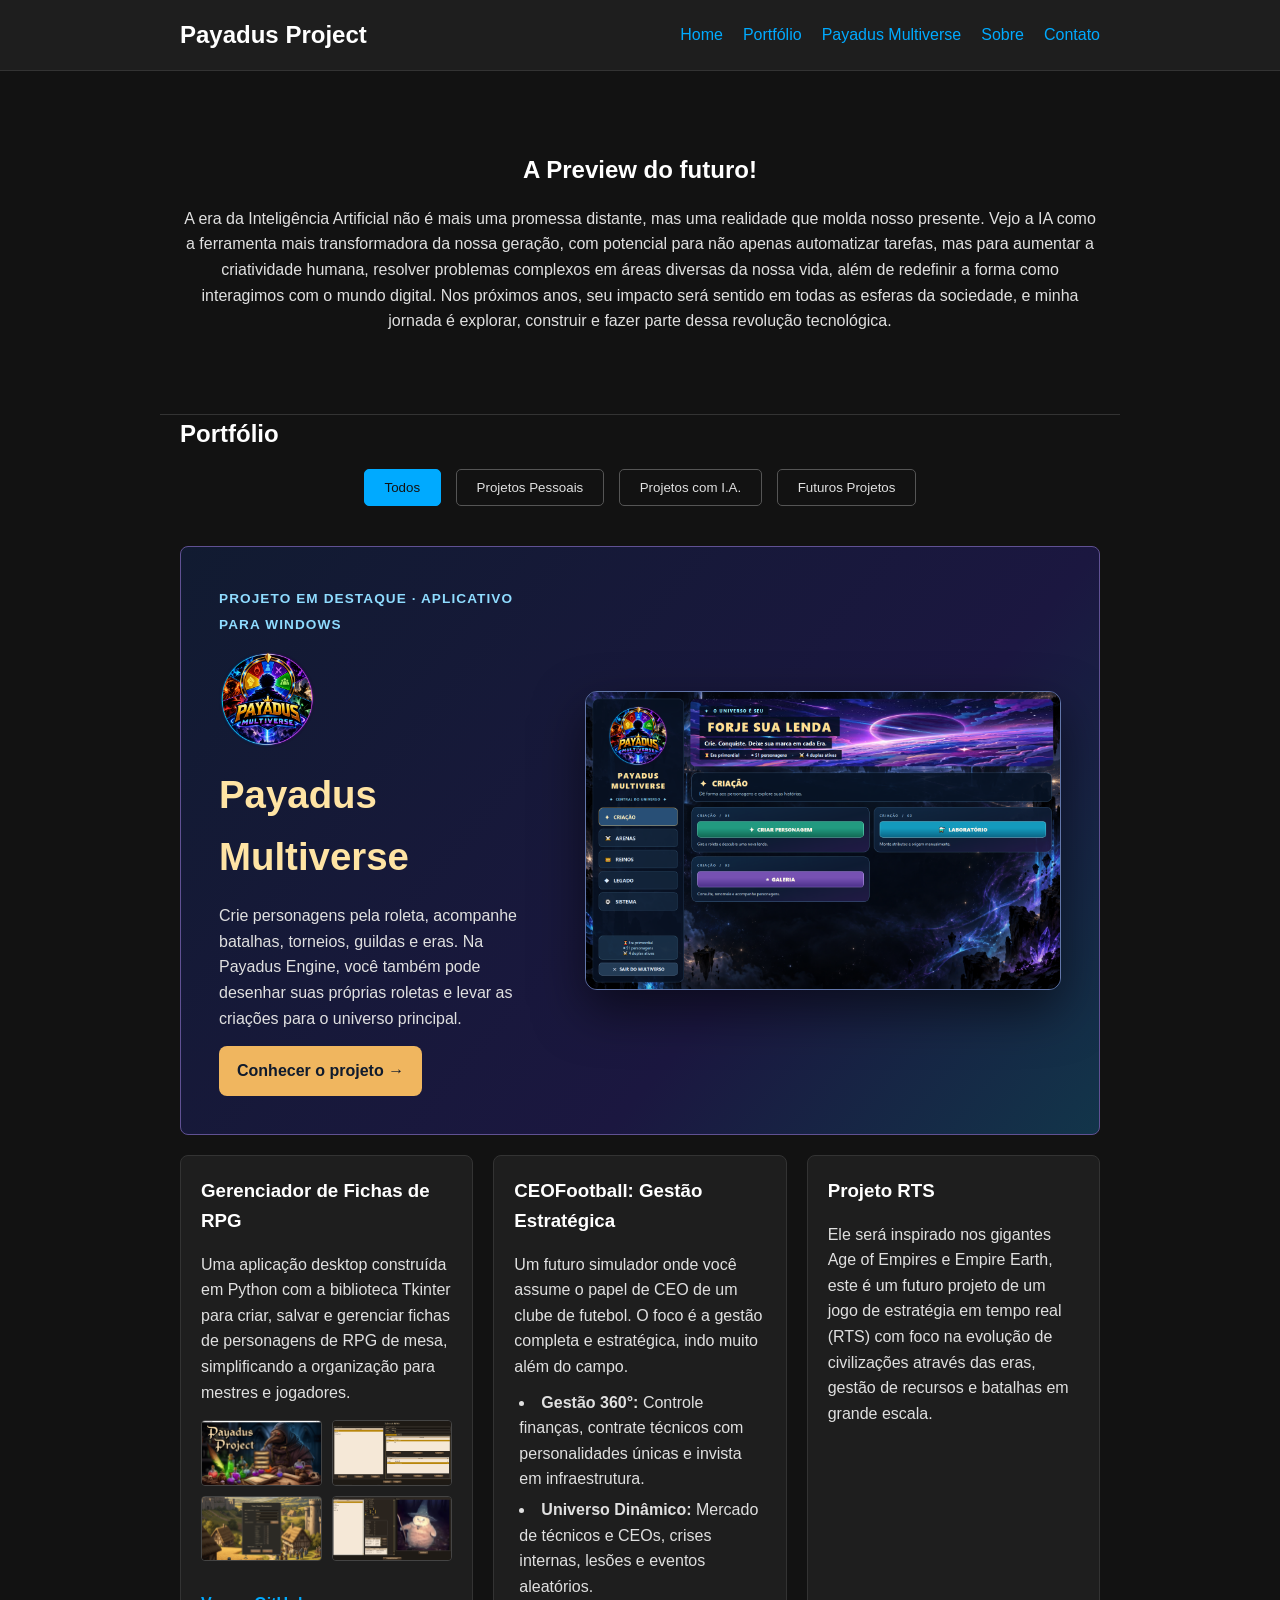
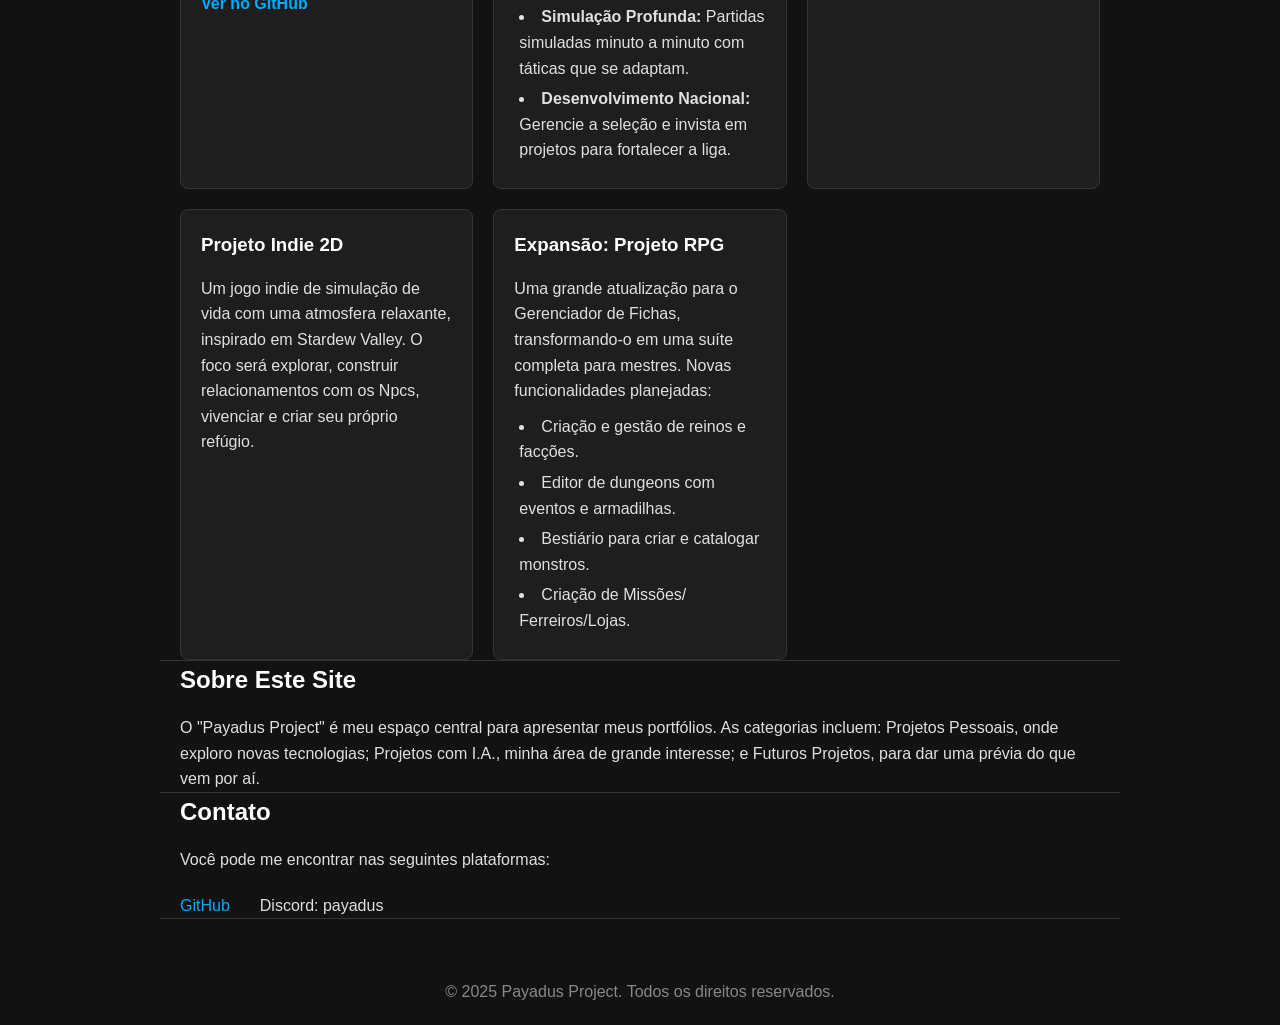
<file: index.html>
<!DOCTYPE html>
<html lang="pt-BR">
<head>
    <meta charset="UTF-8">
    <meta name="viewport" content="width=device-width, initial-scale=1.0">
    <title>Payadus Project - Portfólio</title>
    <link rel="icon" type="image/x-icon" href="assets/type_icon.ico">
    <link rel="stylesheet" href="style.css">
    <script src="script.js" defer></script>
</head>
<body>

    <header>
        <div class="container">
            <h1 class="logo">Payadus Project</h1>
            <nav>
                <ul>
                    <li><a href="#home">Home</a></li>
                    <li><a href="#portfolio">Portfólio</a></li>
                    <li><a href="payadus-multiverse.html">Payadus Multiverse</a></li>
                    <li><a href="#sobre">Sobre</a></li>
                    <li><a href="#contato">Contato</a></li>
                </ul>
            </nav>
        </div>
    </header>

    <main>
        <!-- Seção Home -->
        <section id="home" class="container">
            <h2>A Preview do futuro!</h2>
            <p>
                A era da Inteligência Artificial não é mais uma promessa distante, mas uma realidade que molda nosso presente. Vejo a IA como a ferramenta mais transformadora da nossa geração, com potencial para não apenas automatizar tarefas, mas para aumentar a criatividade humana, resolver problemas complexos em áreas diversas da nossa vida, além de redefinir a forma como interagimos com o mundo digital. Nos próximos anos, seu impacto será sentido em todas as esferas da sociedade, e minha jornada é explorar, construir e fazer parte dessa revolução tecnológica.
            </p>
        </section>

        <!-- Seção Portfólio -->
        <section id="portfolio" class="container">
            <h2>Portfólio</h2>
            
            <div class="portfolio-filters">
                <button class="filter-btn active" data-filter="todos">Todos</button>
                <button class="filter-btn" data-filter="pessoal">Projetos Pessoais</button>
                <button class="filter-btn" data-filter="ia">Projetos com I.A.</button>
                <button class="filter-btn" data-filter="futuro">Futuros Projetos</button>
            </div>

            <div class="portfolio-grid">

                <article class="project-card payadus-feature" data-category="pessoal ia">
                    <div class="payadus-feature-copy">
                        <span class="payadus-eyebrow">Projeto em destaque · aplicativo para Windows</span>
                        <img class="payadus-feature-logo" src="assets/logo.png" alt="Logo Payadus Multiverse" loading="lazy">
                        <h3>Payadus Multiverse</h3>
                        <p>Crie personagens pela roleta, acompanhe batalhas, torneios, guildas e eras. Na Payadus Engine, você também pode desenhar suas próprias roletas e levar as criações para o universo principal.</p>
                        <a class="payadus-feature-link" href="payadus-multiverse.html">Conhecer o projeto <span aria-hidden="true">→</span></a>
                    </div>
                    <img class="payadus-feature-screen" src="assets/dashboard.png" alt="Tela inicial do Payadus Multiverse com os modos Criação, Arenas, Reinos, Legado e Sistema" loading="lazy">
                </article>
                
                <!-- Projeto Gerenciador de Fichas de RPG -->
                <div class="project-card" data-category="pessoal">
                    <h3>Gerenciador de Fichas de RPG</h3>
                    <p>Uma aplicação desktop construída em Python com a biblioteca Tkinter para criar, salvar e gerenciar fichas de personagens de RPG de mesa, simplificando a organização para mestres e jogadores.</p>
                    <div class="project-images">
                        <img src="assets/rpg_tela1.png" alt="Tela 1 do Gerenciador de RPG">
                        <img src="assets/rpg_tela2.png" alt="Tela 2 do Gerenciador de RPG">
                        <img src="assets/rpg_tela3.png" alt="Tela 3 do Gerenciador de RPG">
                        <img src="assets/rpg_tela4.png" alt="Tela 4 do Gerenciador de RPG">
                    </div>
                    <a href="#" target="_blank">Ver no GitHub</a>
                </div>

                <!-- Projeto CEOFootball -->
                <div class="project-card" data-category="futuro">
                    <h3>CEOFootball: Gestão Estratégica</h3>
                    <p>Um futuro simulador onde você assume o papel de CEO de um clube de futebol. O foco é a gestão completa e estratégica, indo muito além do campo.</p>
                    <ul class="project-features">
                        <li><strong>Gestão 360°:</strong> Controle finanças, contrate técnicos com personalidades únicas e invista em infraestrutura.</li>
                        <li><strong>Universo Dinâmico:</strong> Mercado de técnicos e CEOs, crises internas, lesões e eventos aleatórios.</li>
                        <li><strong>Simulação Profunda:</strong> Partidas simuladas minuto a minuto com táticas que se adaptam.</li>
                        <li><strong>Desenvolvimento Nacional:</strong> Gerencie a seleção e invista em projetos para fortalecer a liga.</li>
                    </ul>
                </div>

                <!-- NOVO: Projeto RTS -->
                <div class="project-card" data-category="futuro">
                    <h3>Projeto RTS</h3>
                    <p>Ele será inspirado nos gigantes Age of Empires e Empire Earth, este é um futuro projeto de um jogo de estratégia em tempo real (RTS) com foco na evolução de civilizações através das eras, gestão de recursos e batalhas em grande escala.</p>
                </div>

                <!-- NOVO: Projeto Simulador de Vida -->
                <div class="project-card" data-category="futuro">
                    <h3>Projeto Indie 2D</h3>
                    <p>Um jogo indie de simulação de vida com uma atmosfera relaxante, inspirado em Stardew Valley. O foco será explorar, construir relacionamentos com os Npcs, vivenciar e criar seu próprio refúgio.</p>
                </div>

                <!-- NOVO: Expansão RPG Manager -->
                <div class="project-card" data-category="futuro">
                    <h3>Expansão: Projeto RPG</h3>
                    <p>Uma grande atualização para o Gerenciador de Fichas, transformando-o em uma suíte completa para mestres. Novas funcionalidades planejadas:</p>
                    <ul class="project-features">
                        <li>Criação e gestão de reinos e facções.</li>
                        <li>Editor de dungeons com eventos e armadilhas.</li>
                        <li>Bestiário para criar e catalogar monstros.</li>
                        <li>Criação de Missões/ Ferreiros/Lojas.</li>
                    </ul>
                </div>

            </div>
        </section>

        <!-- Seção Sobre -->
        <section id="sobre" class="container">
            <h2>Sobre Este Site</h2>
            <p>O "Payadus Project" é meu espaço central para apresentar meus portfólios. As categorias incluem: Projetos Pessoais, onde exploro novas tecnologias; Projetos com I.A., minha área de grande interesse; e Futuros Projetos, para dar uma prévia do que vem por aí.</p>
        </section>

        <!-- Seção Contato -->
        <section id="contato" class="container">
            <h2>Contato</h2>
            <p>Você pode me encontrar nas seguintes plataformas:</p>
            <div class="contact-links">
                <a href="https://github.com/payadus" target="_blank">GitHub</a>
                <span>Discord: payadus</span>
            </div>
        </section>
    </main>

    <footer>
        <div class="container">
            <p>© 2025 Payadus Project. Todos os direitos reservados.</p>
        </div>
    </footer>

    <!-- ESTRUTURA DO MODAL DE IMAGEM (LIGHTBOX) -->
    <div id="image-modal" class="modal">
        <span class="close-button">×</span>
        <img class="modal-content" id="modal-image">
    </div>

</body>
</html>
</file>
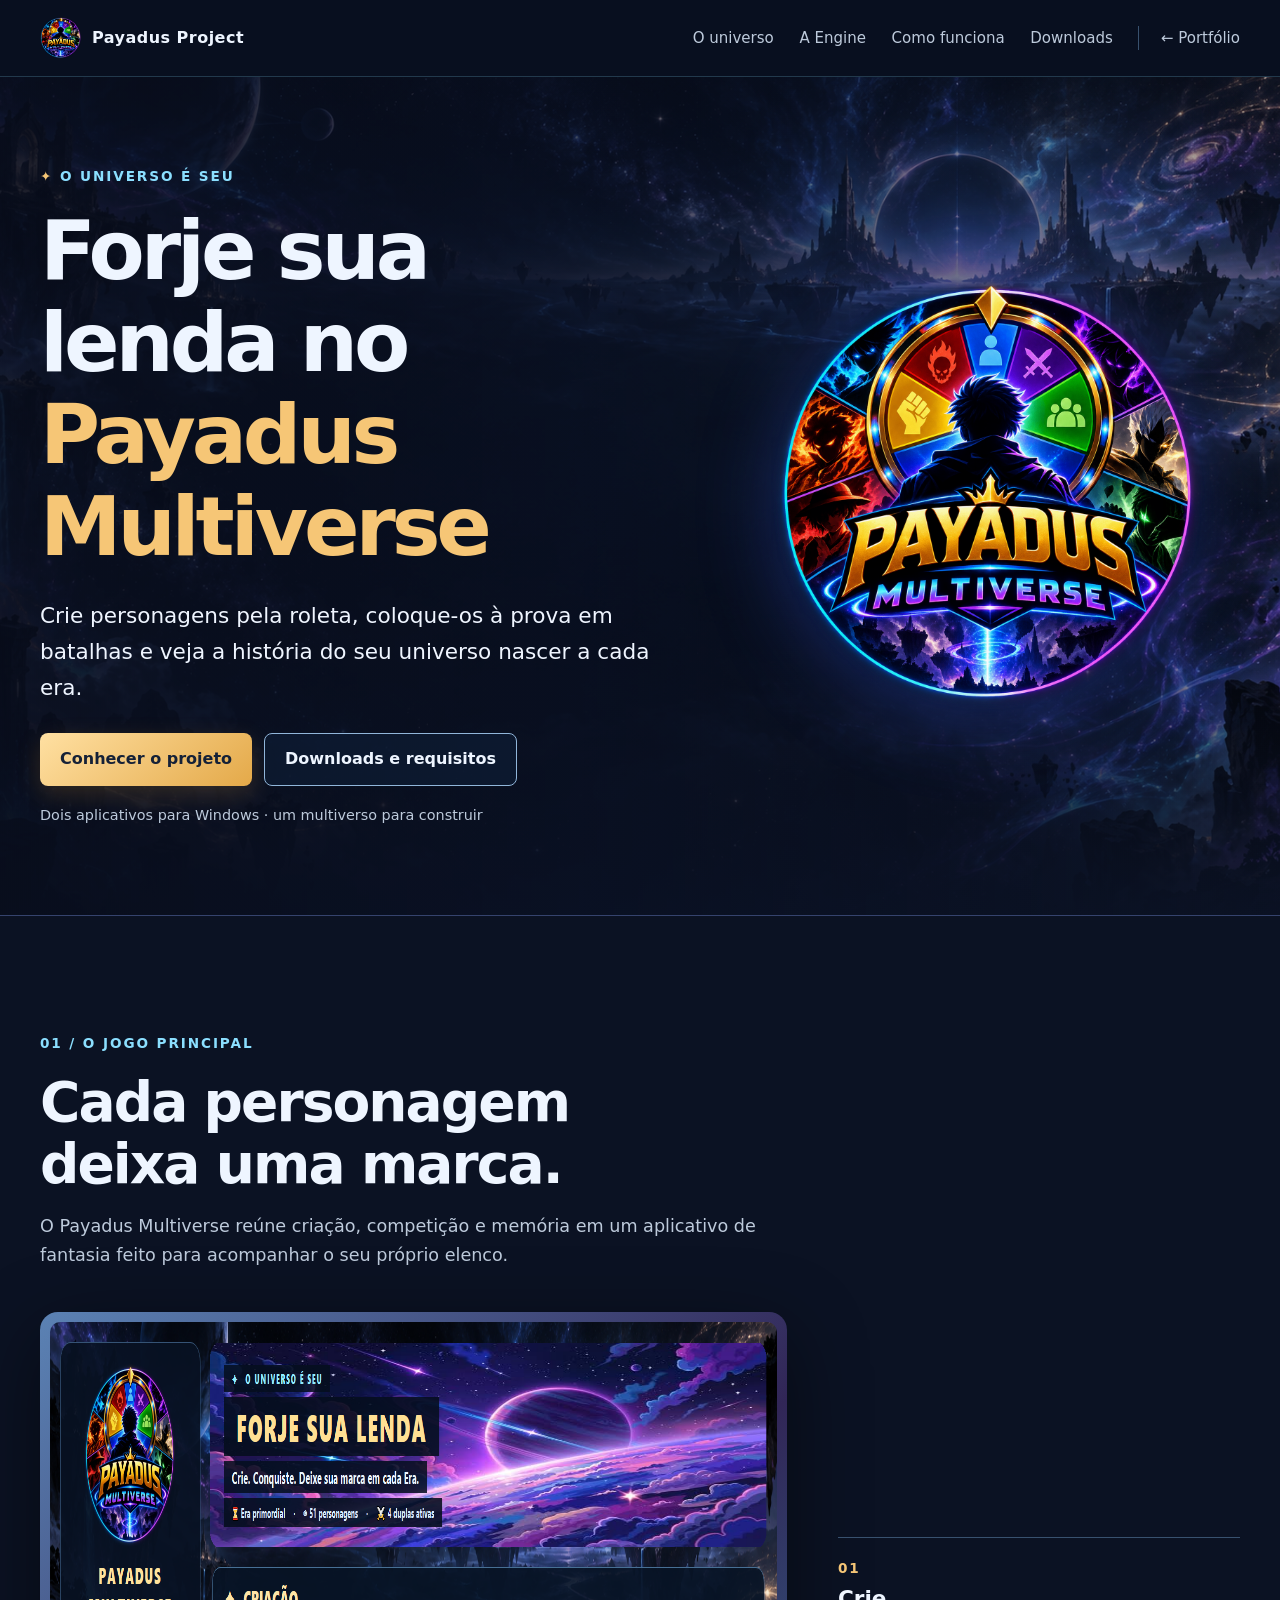
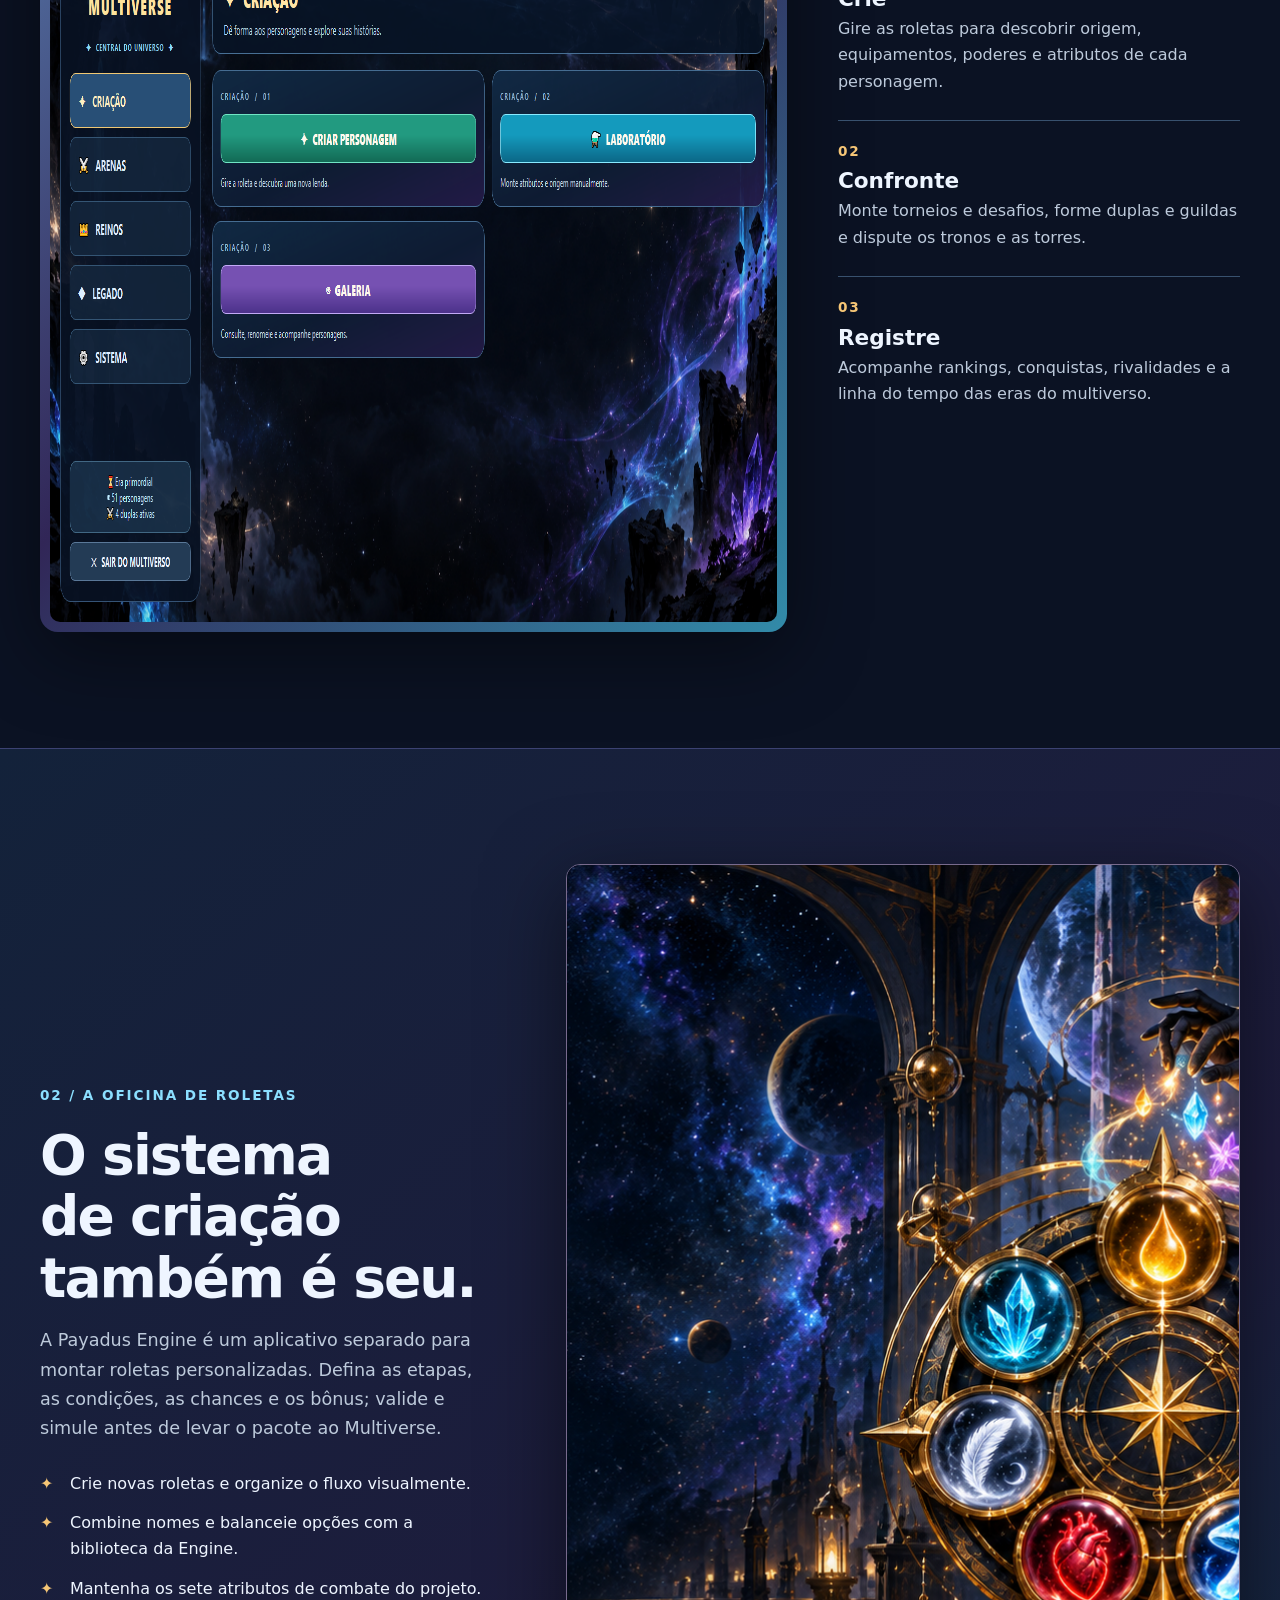
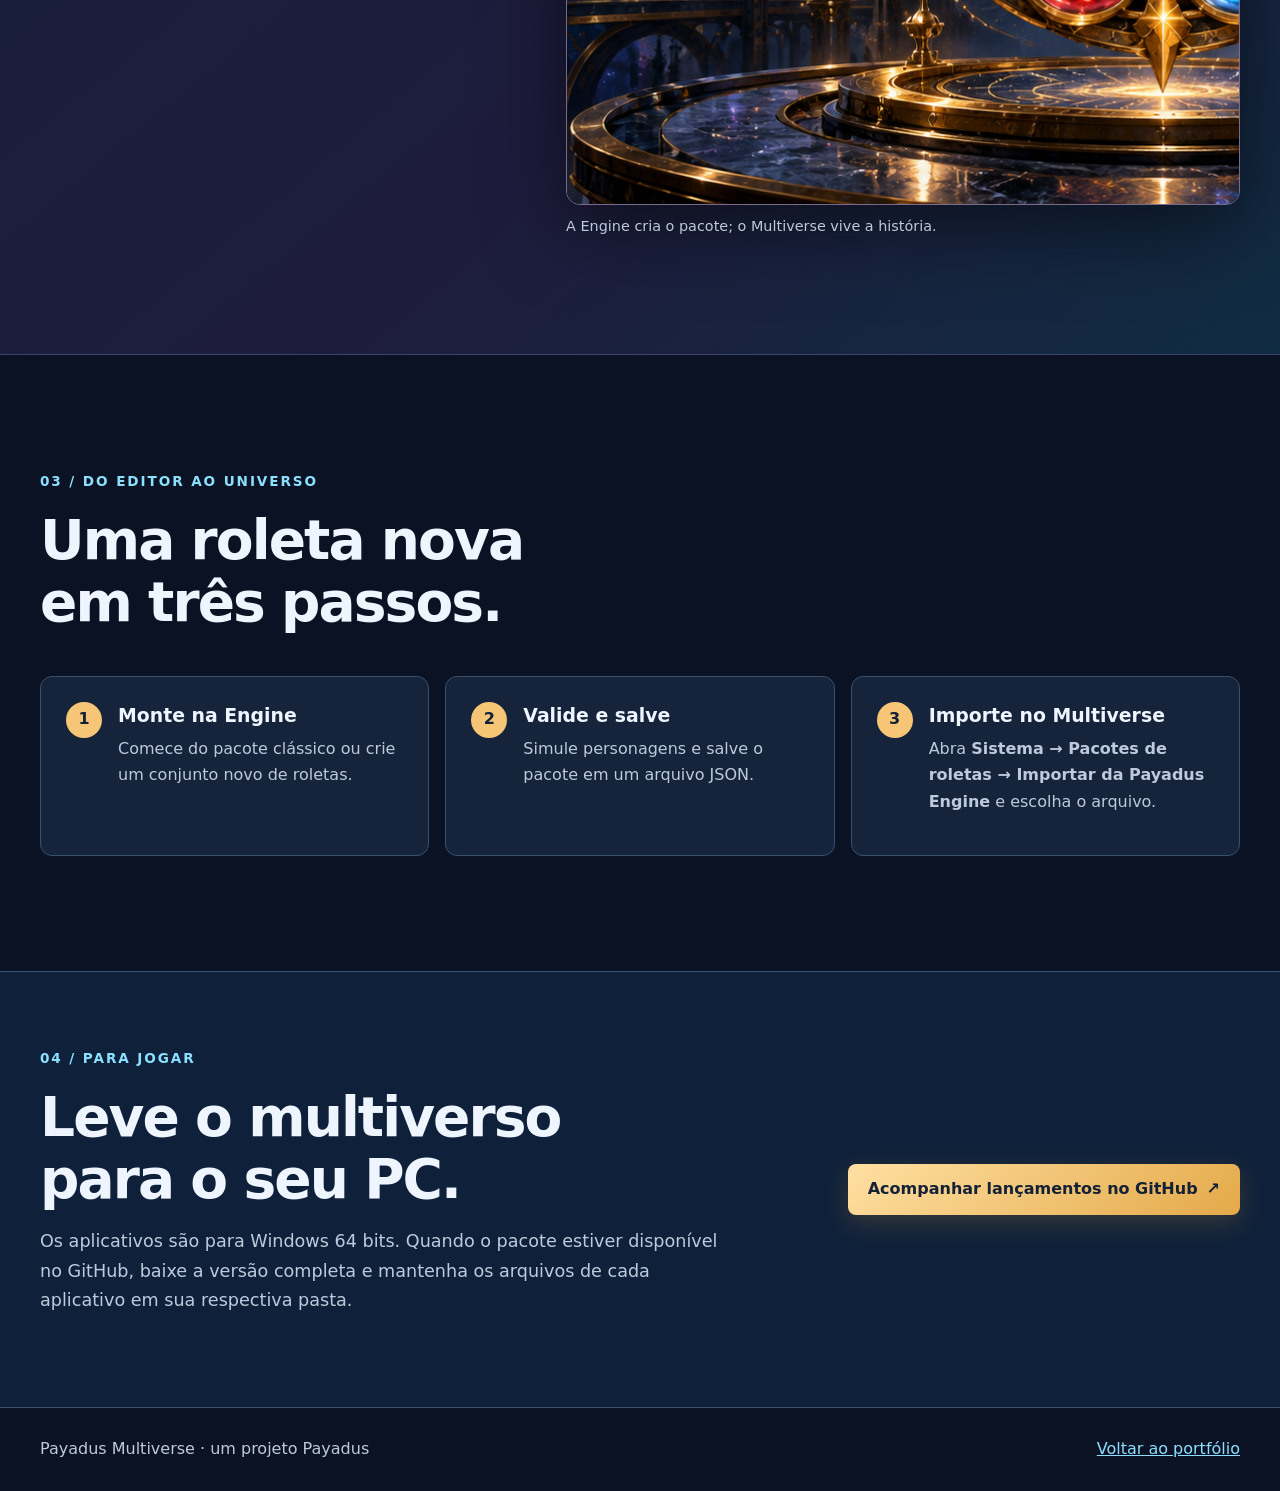
<file: payadus-multiverse.html>
<!doctype html>
<html lang="pt-BR">
<head>
  <meta charset="utf-8">
  <meta name="viewport" content="width=device-width, initial-scale=1">
  <meta name="description" content="Conheça o Payadus Multiverse: crie personagens, dispute torneios e construa eras. Com a Payadus Engine, personalize as roletas do seu universo.">
  <meta name="theme-color" content="#0b1223">
  <title>Payadus Multiverse — Payadus Project</title>
  <link rel="icon" type="image/png" href="assets/logo.png">
  <link rel="stylesheet" href="payadus.css">
</head>
<body>
  <a class="skip" href="#conteudo">Ir para o conteúdo</a>

  <header class="site-header">
    <div class="shell header-inner">
      <a class="brand" href="index.html" aria-label="Voltar ao portfólio Payadus Project">
        <img src="assets/logo.png" alt="" width="42" height="42">
        <span>Payadus Project</span>
      </a>
      <nav aria-label="Navegação principal">
        <a href="#universo">O universo</a>
        <a href="#engine">A Engine</a>
        <a href="#como-usar">Como funciona</a>
        <a href="#download">Downloads</a>
      </nav>
      <a class="back-link" href="index.html#portfolio">← Portfólio</a>
    </div>
  </header>

  <main id="conteudo">
    <section class="hero" aria-labelledby="hero-title">
      <div class="hero-image" aria-hidden="true"></div>
      <div class="shell hero-content">
        <div class="hero-copy">
          <p class="eyebrow"><span aria-hidden="true">✦</span> O universo é seu</p>
          <h1 id="hero-title">Forje sua lenda no <span>Payadus Multiverse</span></h1>
          <p class="lead">Crie personagens pela roleta, coloque-os à prova em batalhas e veja a história do seu universo nascer a cada era.</p>
          <div class="hero-actions">
            <a class="button button-gold" href="#universo">Conhecer o projeto</a>
            <a class="button button-outline" href="#download">Downloads e requisitos</a>
          </div>
          <p class="platform">Dois aplicativos para Windows · um multiverso para construir</p>
        </div>
        <img class="hero-logo" src="assets/logo.png" alt="Logo Payadus Multiverse" width="440" height="440" fetchpriority="high">
      </div>
    </section>

    <section id="universo" class="section shell" aria-labelledby="universe-title">
      <div class="section-heading">
        <p class="eyebrow">01 / O jogo principal</p>
        <h2 id="universe-title">Cada personagem deixa uma marca.</h2>
        <p>O Payadus Multiverse reúne criação, competição e memória em um aplicativo de fantasia feito para acompanhar o seu próprio elenco.</p>
      </div>
      <div class="showcase">
        <div class="screen-frame">
          <img src="assets/dashboard.png" alt="Tela inicial do Payadus Multiverse com acesso à criação, arenas, reinos, legado e sistema" loading="lazy" width="1440" height="900">
        </div>
        <div class="feature-list">
          <div><span class="feature-number">01</span><h3>Crie</h3><p>Gire as roletas para descobrir origem, equipamentos, poderes e atributos de cada personagem.</p></div>
          <div><span class="feature-number">02</span><h3>Confronte</h3><p>Monte torneios e desafios, forme duplas e guildas e dispute os tronos e as torres.</p></div>
          <div><span class="feature-number">03</span><h3>Registre</h3><p>Acompanhe rankings, conquistas, rivalidades e a linha do tempo das eras do multiverso.</p></div>
        </div>
      </div>
    </section>

    <section id="engine" class="section engine-section" aria-labelledby="engine-title">
      <div class="shell engine-grid">
        <div class="engine-copy">
          <p class="eyebrow">02 / A oficina de roletas</p>
          <h2 id="engine-title">O sistema de criação também é seu.</h2>
          <p>A Payadus Engine é um aplicativo separado para montar roletas personalizadas. Defina as etapas, as condições, as chances e os bônus; valide e simule antes de levar o pacote ao Multiverse.</p>
          <ul class="check-list">
            <li>Crie novas roletas e organize o fluxo visualmente.</li>
            <li>Combine nomes e balanceie opções com a biblioteca da Engine.</li>
            <li>Mantenha os sete atributos de combate do projeto.</li>
          </ul>
        </div>
        <figure class="engine-art">
          <img src="assets/engine-home-v2.png" alt="Arte da Payadus Engine: uma figura cósmica diante de uma roleta" loading="lazy" width="1672" height="941">
          <figcaption>A Engine cria o pacote; o Multiverse vive a história.</figcaption>
        </figure>
      </div>
    </section>

    <section id="como-usar" class="section shell" aria-labelledby="flow-title">
      <div class="section-heading">
        <p class="eyebrow">03 / Do editor ao universo</p>
        <h2 id="flow-title">Uma roleta nova em três passos.</h2>
      </div>
      <ol class="flow">
        <li><span>1</span><div><h3>Monte na Engine</h3><p>Comece do pacote clássico ou crie um conjunto novo de roletas.</p></div></li>
        <li><span>2</span><div><h3>Valide e salve</h3><p>Simule personagens e salve o pacote em um arquivo JSON.</p></div></li>
        <li><span>3</span><div><h3>Importe no Multiverse</h3><p>Abra <strong>Sistema → Pacotes de roletas → Importar da Payadus Engine</strong> e escolha o arquivo.</p></div></li>
      </ol>
    </section>

    <section id="download" class="download-section" aria-labelledby="download-title">
      <div class="shell download-inner">
        <div>
          <p class="eyebrow">04 / Para jogar</p>
          <h2 id="download-title">Leve o multiverso para o seu PC.</h2>
          <p>Os aplicativos são para Windows 64 bits. Quando o pacote estiver disponível no GitHub, baixe a versão completa e mantenha os arquivos de cada aplicativo em sua respectiva pasta.</p>
        </div>
        <a class="button button-gold" href="https://github.com/payadus/Payadus-Project/releases" target="_blank" rel="noopener noreferrer">Acompanhar lançamentos no GitHub <span aria-hidden="true">↗</span></a>
      </div>
    </section>
  </main>

  <footer class="footer">
    <div class="shell footer-inner">
      <span>Payadus Multiverse · um projeto Payadus</span>
      <a href="index.html#portfolio">Voltar ao portfólio</a>
    </div>
  </footer>
</body>
</html>
</file>
<file: style.css>
/* --- Reset Básico e Estilos Globais --- */
* {
    margin: 0;
    padding: 0;
    box-sizing: border-box;
}

html {
    scroll-behavior: smooth; /* Para a rolagem suave dos links */
}

body {
    font-family: -apple-system, BlinkMacSystemFont, 'Segoe UI', Roboto, Helvetica, Arial, sans-serif;
    background-color: #121212; /* Fundo escuro */
    color: #e0e0e0; /* Texto claro */
    line-height: 1.6;
}

.container {
    max-width: 960px;
    margin: 0 auto;
    padding: 0 20px;
}

h1, h2, h3 {
    color: #ffffff;
    margin-bottom: 1rem;
}

a {
    color: #00aaff; /* Cor de destaque azul */
    text-decoration: none;
}

a:hover {
    text-decoration: underline;
}

/* --- Header e Navegação --- */
header {
    background-color: #1e1e1e;
    padding: 1rem 0;
    border-bottom: 1px solid #333;
    position: sticky; /* Cabeçalho fixo no topo */
    top: 0;
    z-index: 1000;
}

header .container {
    display: flex;
    justify-content: space-between;
    align-items: center;
}

.logo {
    font-size: 1.5rem;
    margin: 0;
}

header nav ul {
    list-style: none;
    display: flex;
    gap: 20px;
}

/* --- Seções --- */
section {
    padding: 60px 0;
    border-bottom: 1px solid #333;
}

#home {
    text-align: center;
    padding-top: 80px;
    padding-bottom: 80px;
}

/* --- Portfólio --- */
.portfolio-filters {
    text-align: center;
    margin-bottom: 40px;
}

.filter-btn {
    background: none;
    border: 1px solid #555;
    color: #e0e0e0;
    padding: 10px 20px;
    margin: 0 5px;
    cursor: pointer;
    border-radius: 5px;
    transition: background-color 0.3s, color 0.3s;
}

.filter-btn:hover, .filter-btn.active {
    background-color: #00aaff;
    color: #121212;
    border-color: #00aaff;
}

.portfolio-grid {
    display: grid;
    grid-template-columns: repeat(auto-fit, minmax(280px, 1fr));
    gap: 20px;
}

.project-card {
    background-color: #1e1e1e;
    padding: 20px;
    border-radius: 8px;
    border: 1px solid #333;
    transition: transform 0.3s, box-shadow 0.3s;
    overflow: hidden; /* IMPORTANTE: Impede que o conteúdo vaze */
}

.project-card:hover {
    transform: translateY(-5px);
    box-shadow: 0 5px 15px rgba(0, 170, 255, 0.1);
}

.project-card h3 {
    margin-top: 0;
}

.project-card a {
    display: inline-block;
    margin-top: 15px;
    font-weight: bold;
}

/* --- Estilos Adicionais para os Cards de Projeto --- */
.project-images {
    display: grid;
    grid-template-columns: 1fr 1fr; /* Duas colunas */
    gap: 10px;
    margin-top: 15px;
    margin-bottom: 15px;
}

.project-images img {
    width: 100%;
    height: 100%;
    object-fit: cover; /* IMPORTANTE: Redimensiona a imagem para cobrir a área sem distorcer */
    border-radius: 4px;
    border: 1px solid #444;
    cursor: pointer; /* Indica que a imagem é clicável */
}

.project-features {
    list-style-position: inside;
    padding-left: 5px;
    margin-top: 10px;
}

.project-features li {
    margin-bottom: 5px;
}

/* --- Contato --- */
.contact-links {
    margin-top: 20px;
    display: flex;
    gap: 30px;
    align-items: center;
}

/* --- Footer --- */
footer {
    text-align: center;
    padding: 20px 0;
    margin-top: 40px;
    color: #888;
}

/* --- Estilos do Modal (Lightbox) --- */
.modal {
    display: none; /* Escondido por padrão */
    position: fixed; /* Fica por cima de todo o conteúdo */
    z-index: 2000; /* Garante que fique na frente de tudo */
    padding-top: 50px;
    left: 0;
    top: 0;
    width: 100%;
    height: 100%;
    overflow: auto;
    background-color: rgba(0, 0, 0, 0.9); /* Fundo preto semi-transparente */
}

.modal-content {
    margin: auto;
    display: block;
    max-width: 80%;
    max-height: 85vh; /* Altura máxima de 85% da tela */
}

.close-button {
    position: absolute;
    top: 15px;
    right: 35px;
    color: #f1f1f1;
    font-size: 40px;
    font-weight: bold;
    transition: 0.3s;
    cursor: pointer;
}

.close-button:hover,
.close-button:focus {
    color: #bbb;
    text-decoration: none;
}

.payadus-feature {
    grid-column: 1 / -1;
    display: grid;
    grid-template-columns: minmax(250px, 0.8fr) minmax(0, 1.2fr);
    align-items: center;
    gap: clamp(20px, 4vw, 48px);
    padding: clamp(22px, 4vw, 38px);
    background: linear-gradient(130deg, #111b31, #1b1740 65%, #12354a);
    border-color: #605193;
}

.payadus-feature h3 { font-size: clamp(1.75rem, 3vw, 2.6rem); color: #ffe4a4; }
.payadus-feature p { font-size: 1rem; }
.payadus-eyebrow { color: #8fdcff; font-weight: 700; letter-spacing: 0.08em; text-transform: uppercase; font-size: 0.85rem; }
.payadus-feature-logo { width: 98px; height: 98px; object-fit: contain; display: block; margin: 15px 0; }
.payadus-feature-screen { width: 100%; border: 1px solid #6276a9; border-radius: 12px; box-shadow: 0 20px 50px #0008; }
.payadus-feature-link { display: inline-flex; align-items: center; gap: 10px; margin-top: 20px; padding: 12px 18px; border-radius: 8px; background: #f0b65f; color: #101b2d; font-weight: 800; }
.payadus-feature-link:hover { background: #ffdc96; text-decoration: none; }

@media (max-width: 740px) {
    header .container { flex-wrap: wrap; gap: 10px; }
    header nav ul { flex-wrap: wrap; gap: 10px 16px; }
    .payadus-feature { grid-template-columns: 1fr; }
}
</file>
<file: payadus.css>
:root {
  color-scheme: dark;
  --ink: #0b1223;
  --panel: #15233b;
  --line: #38516e;
  --text: #eef5ff;
  --muted: #bdcadb;
  --gold: #f6c676;
  --cyan: #8bdfff;
}
* { box-sizing: border-box; }
html { scroll-behavior: smooth; }
body { margin: 0; background: var(--ink); color: var(--text); font: 400 1rem/1.65 system-ui, -apple-system, "Segoe UI", sans-serif; }
img { max-width: 100%; display: block; }
a { color: inherit; }
a:focus-visible { outline: 3px solid var(--cyan); outline-offset: 4px; }
h1, h2, h3, p { margin-top: 0; }
h1, h2, h3 { line-height: 1.12; }
.shell { width: min(100% - 40px, 1200px); margin-inline: auto; }
.skip { position: absolute; left: 16px; top: -90px; background: var(--gold); color: var(--ink); padding: 10px 16px; z-index: 10; }
.skip:focus { top: 12px; }
.site-header { position: sticky; top: 0; z-index: 5; background: rgba(9, 16, 32, 0.95); border-bottom: 1px solid rgba(139, 223, 255, .2); backdrop-filter: blur(14px); }
.header-inner { display: flex; align-items: center; min-height: 76px; gap: 25px; }
.brand { display: flex; align-items: center; gap: 10px; text-decoration: none; font-weight: 900; letter-spacing: .03em; white-space: nowrap; }
.brand img { object-fit: contain; }
.header-inner nav { display: flex; gap: clamp(12px, 2vw, 30px); margin-left: auto; }
.header-inner nav a, .back-link { text-decoration: none; color: var(--muted); font-size: .94rem; }
.header-inner nav a:hover, .back-link:hover { color: var(--gold); }
.back-link { white-space: nowrap; border-left: 1px solid var(--line); padding-left: 22px; }
.hero { position: relative; isolation: isolate; min-height: min(760px, 85svh); display: flex; align-items: center; border-bottom: 1px solid #35436d; overflow: hidden; }
.hero-image { position: absolute; z-index: -2; inset: 0; background: url("assets/multiverse-bg-v2.png") center 45% / cover no-repeat; }
.hero::before { content: ""; position: absolute; z-index: -1; inset: 0; background: linear-gradient(90deg, rgba(8, 13, 28, .9) 0%, rgba(9, 16, 35, .72) 45%, rgba(9, 16, 35, .25)), linear-gradient(0deg, #0b1223 0%, transparent 35%); }
.hero-content { display: grid; grid-template-columns: minmax(0, 1.15fr) minmax(270px, .85fr); align-items: center; gap: 30px; padding-block: 88px; }
.eyebrow { color: var(--cyan); font-size: .85rem; font-weight: 800; text-transform: uppercase; letter-spacing: .14em; margin-bottom: 18px; }
.eyebrow span { color: var(--gold); }
.hero h1 { font-size: clamp(3rem, 6.4vw, 6.1rem); max-width: 830px; letter-spacing: -.05em; text-wrap: balance; margin-bottom: 26px; }
.hero h1 span { display: block; color: var(--gold); }
.lead { max-width: 640px; font-size: clamp(1.1rem, 1.7vw, 1.35rem); color: #eff5ff; }
.hero-logo { width: min(100%, 440px); margin-inline: auto; filter: drop-shadow(0 15px 40px rgba(53, 90, 244, .35)); }
.hero-actions { display: flex; flex-wrap: wrap; gap: 12px; margin-top: 28px; }
.button { display: inline-flex; justify-content: center; align-items: center; gap: 9px; min-height: 48px; border-radius: 8px; padding: 12px 20px; text-align: center; font-weight: 800; text-decoration: none; transition: transform .2s, background .2s, border-color .2s; }
.button:hover { transform: translateY(-2px); }
.button-gold { color: #152137; background: linear-gradient(140deg, #ffe0a2, #e4a949); box-shadow: 0 8px 25px rgba(226, 162, 61, .19); }
.button-gold:hover { background: #ffe6b6; }
.button-outline { border: 1px solid #91b6da; background: rgba(14, 30, 55, .6); }
.button-outline:hover { border-color: var(--gold); }
.platform { color: var(--muted); font-size: .9rem; margin: 18px 0 0; }
.section { padding-block: clamp(75px, 9vw, 130px); scroll-margin-top: 75px; }
.section-heading { max-width: 740px; margin-bottom: 42px; }
.section-heading h2, .engine-copy h2, .download-inner h2 { font-size: clamp(2.2rem, 4.3vw, 4rem); letter-spacing: -.035em; margin-bottom: 17px; text-wrap: balance; }
.section-heading > p:last-child, .engine-copy > p:not(.eyebrow), .download-inner p:not(.eyebrow) { color: var(--muted); font-size: 1.1rem; }
.showcase { display: grid; grid-template-columns: minmax(0, 1.3fr) minmax(280px, .7fr); gap: clamp(28px, 4vw, 64px); align-items: center; }
.screen-frame { padding: 10px; border-radius: 18px; background: linear-gradient(135deg, #5b82b4, #312657 50%, #328ba9); box-shadow: 0 22px 80px #0007; }
.screen-frame img { border-radius: 10px; }
.feature-list { display: grid; gap: 25px; }
.feature-list > div { border-top: 1px solid var(--line); padding-top: 17px; }
.feature-number { color: var(--gold); font-size: .85rem; font-weight: 800; letter-spacing: .14em; }
.feature-list h3 { font-size: 1.35rem; margin: 5px 0 5px; }
.feature-list p { color: var(--muted); margin: 0; }
.engine-section { background: linear-gradient(140deg, #13223a, #1e1c3d 65%, #102c42); border-block: 1px solid #3c4272; }
.engine-grid { display: grid; grid-template-columns: minmax(0, .8fr) minmax(0, 1.2fr); align-items: center; gap: clamp(35px, 6vw, 80px); }
.engine-copy > p:not(.eyebrow) { margin-bottom: 28px; }
.check-list { list-style: none; padding: 0; display: grid; gap: 13px; }
.check-list li { padding-left: 30px; position: relative; }
.check-list li::before { content: "✦"; position: absolute; left: 0; color: var(--gold); }
.engine-art { margin: 0; }
.engine-art img { aspect-ratio: 16 / 9; width: 100%; object-fit: cover; border: 1px solid #786b8d; border-radius: 14px; box-shadow: 0 22px 80px #0008; }
.engine-art figcaption { color: var(--muted); font-size: .9rem; margin-top: 10px; }
.flow { list-style: none; padding: 0; margin: 0; display: grid; grid-template-columns: repeat(3, 1fr); gap: 16px; }
.flow li { display: flex; gap: 16px; min-height: 180px; padding: 25px; background: var(--panel); border: 1px solid var(--line); border-radius: 12px; }
.flow li > span { flex: none; display: grid; place-items: center; width: 36px; height: 36px; border-radius: 50%; color: #132137; background: var(--gold); font-weight: 900; }
.flow h3 { margin: 3px 0 10px; font-size: 1.18rem; }
.flow p { color: var(--muted); margin: 0; }
.download-section { padding-block: 75px; background: #0f213a; border-block: 1px solid var(--line); scroll-margin-top: 75px; }
.download-inner { display: flex; align-items: center; justify-content: space-between; gap: 45px; }
.download-inner > div { max-width: 700px; }
.download-inner .button { flex: none; }
.footer { padding-block: 28px; color: var(--muted); }
.footer-inner { display: flex; justify-content: space-between; gap: 15px; }
.footer a { color: var(--cyan); }
@media (max-width: 980px) {
  .back-link { display: none; }
  .hero-content, .showcase, .engine-grid { grid-template-columns: 1fr; }
  .hero-logo { display: none; }
  .flow { grid-template-columns: 1fr; }
  .flow li { min-height: auto; }
}
@media (max-width: 650px) {
  .shell { width: min(100% - 28px, 1200px); }
  .header-inner { flex-wrap: wrap; padding-block: 10px; gap: 8px; }
  .header-inner nav { margin: 0; width: 100%; overflow-x: auto; white-space: nowrap; padding-bottom: 4px; }
  .header-inner nav a { flex: none; }
  .hero { min-height: 610px; }
  .hero-content { padding-block: 65px; }
  .hero h1 { font-size: clamp(2.8rem, 11vw, 4rem); }
  .hero-actions .button { width: 100%; }
  .download-inner, .footer-inner { flex-direction: column; align-items: stretch; }
  .download-inner .button { flex: auto; }
}
@media (prefers-reduced-motion: reduce) {
  html { scroll-behavior: auto; }
  .button { transition: none; }
}
</file>
